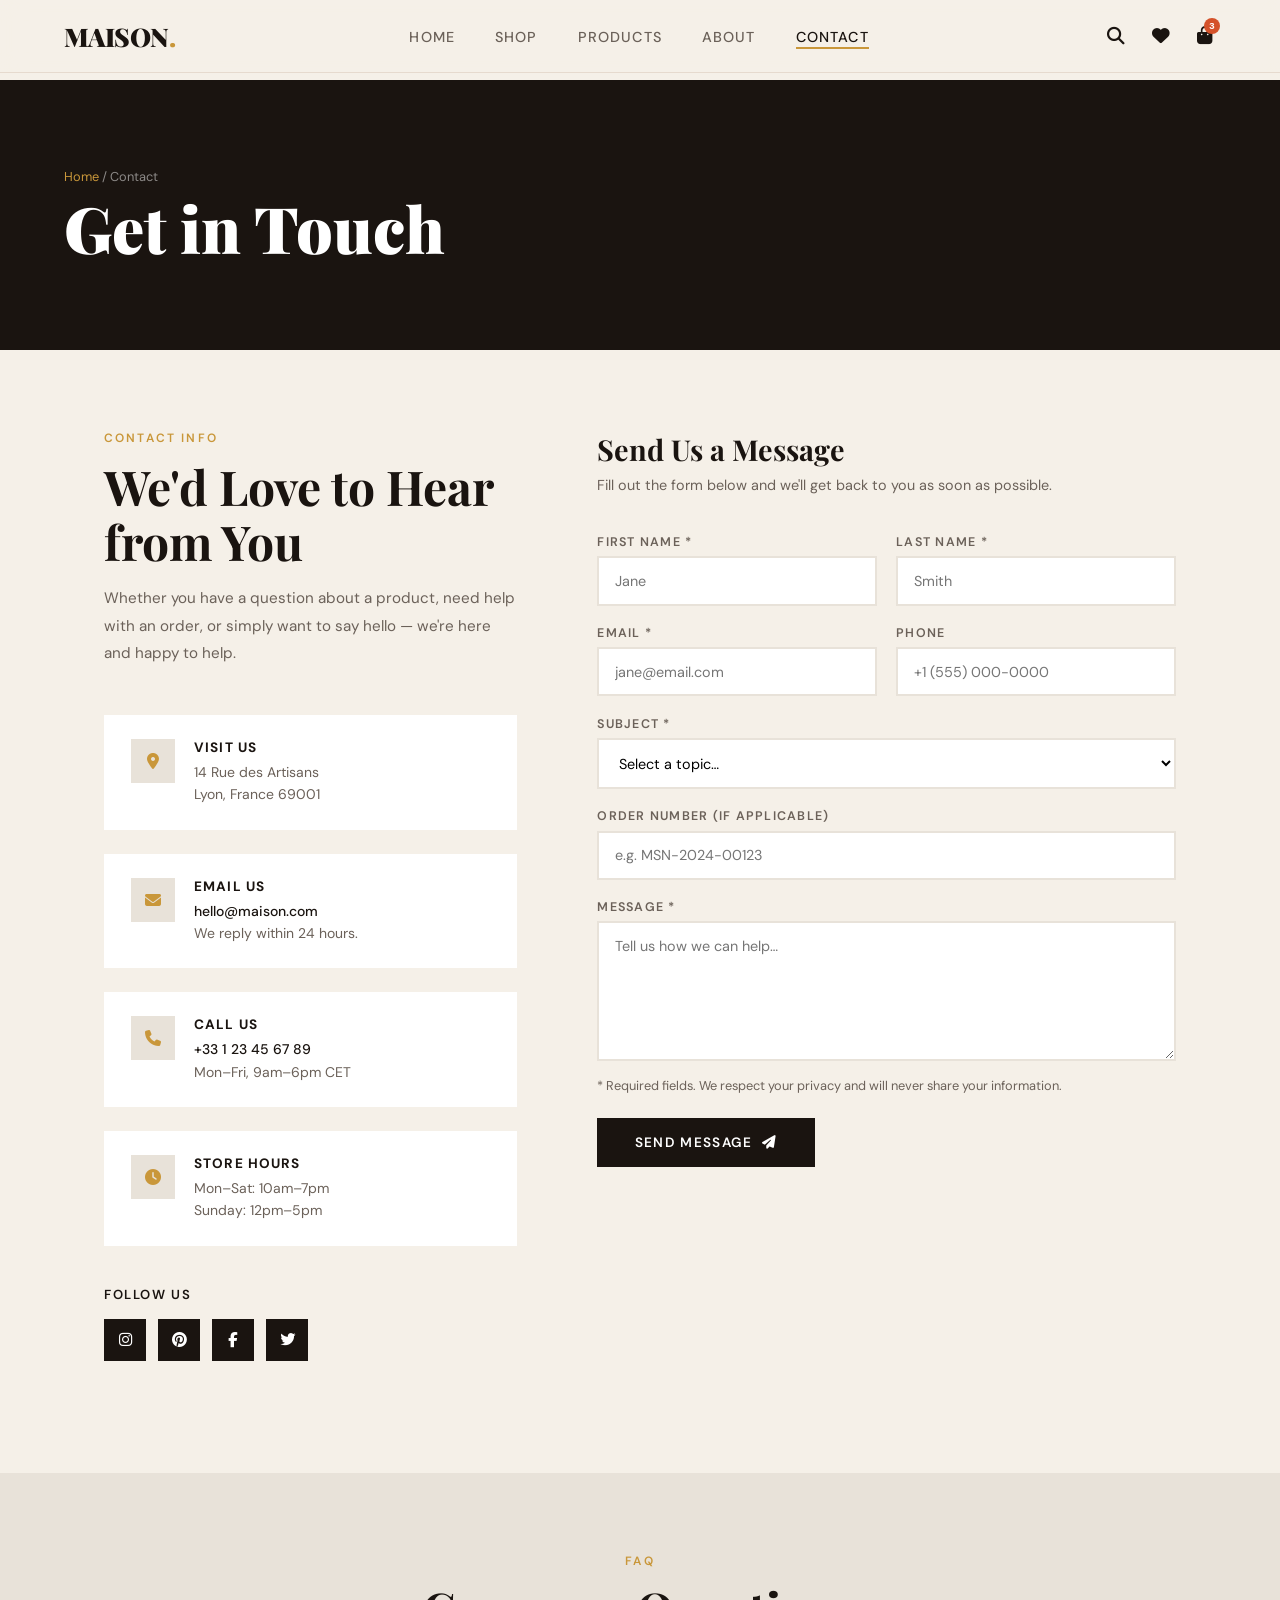
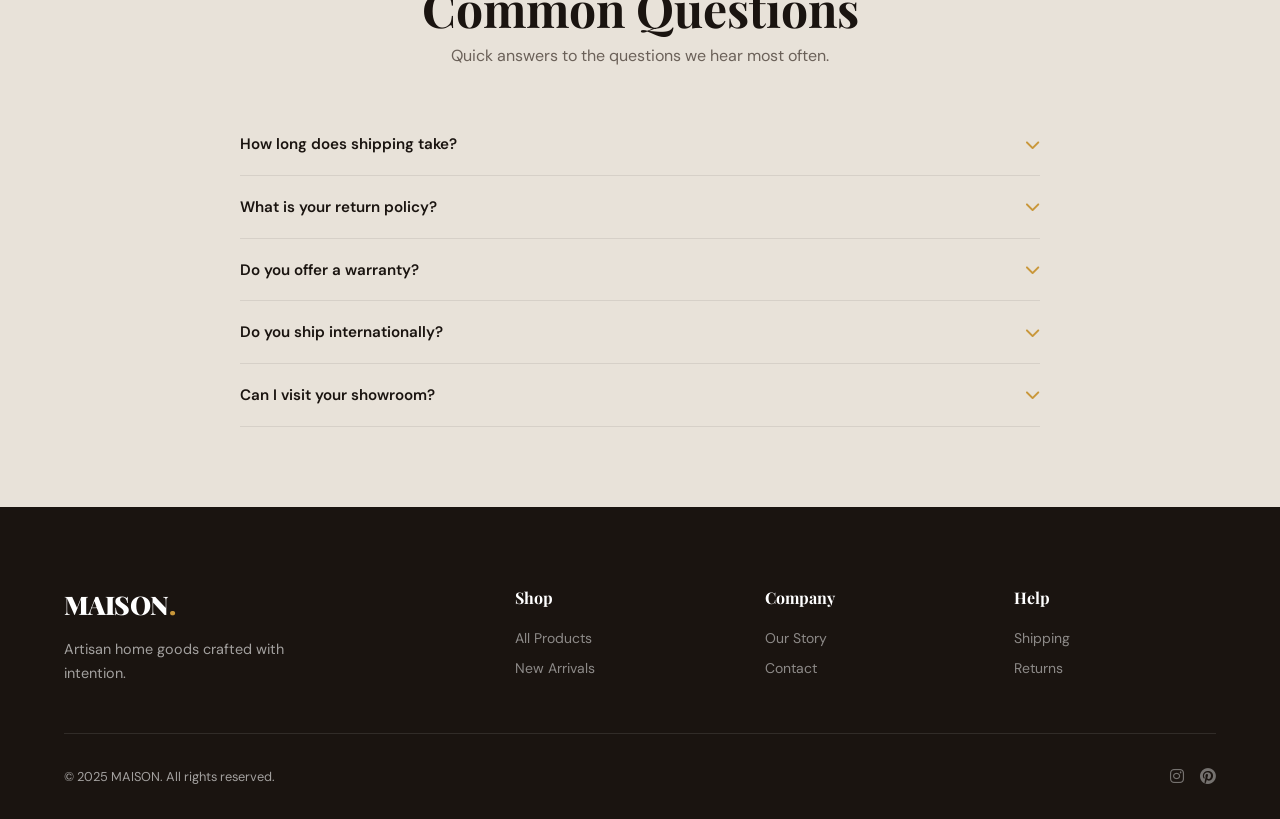
<file: contact.html>
<!DOCTYPE html>
<html lang="en">
<head>
  <!-- Google tag (gtag.js) -->
<script async src="https://www.googletagmanager.com/gtag/js?id=G-W9LJB3C53D"></script>
<script>
  window.dataLayer = window.dataLayer || [];
  function gtag(){dataLayer.push(arguments);}
  gtag('js', new Date());

  gtag('config', 'G-W9LJB3C53D');
</script>
  <!-- Google Tag Manager -->
<script>(function(w,d,s,l,i){w[l]=w[l]||[];w[l].push({'gtm.start':
new Date().getTime(),event:'gtm.js'});var f=d.getElementsByTagName(s)[0],
j=d.createElement(s),dl=l!='dataLayer'?'&l='+l:'';j.async=true;j.src=
'https://www.googletagmanager.com/gtm.js?id='+i+dl;f.parentNode.insertBefore(j,f);
})(window,document,'script','dataLayer','GTM-N89N67M5');</script>
<!-- End Google Tag Manager -->
  <meta charset="UTF-8" />
  <meta name="viewport" content="width=device-width, initial-scale=1.0" />
  <title>Contact — MAISON</title>
  <link rel="stylesheet" href="style.css" />
  <link rel="stylesheet" href="https://cdnjs.cloudflare.com/ajax/libs/font-awesome/6.5.0/css/all.min.css" />
  <style>
    .page-header { margin-top: 80px; background: var(--dark); color: white; padding: 5rem 4rem; }
    .page-header h1 { font-family: 'Playfair Display', serif; font-size: clamp(2.5rem, 5vw, 4rem); font-weight: 900; }
    .breadcrumb { font-size: 0.8rem; color: rgba(255,255,255,0.5); margin-top: 0.5rem; }
    .breadcrumb a { color: var(--gold); text-decoration: none; }

    .contact-layout {
      display: grid; grid-template-columns: 1fr 1.4fr;
      max-width: 1200px; margin: 0 auto;
      padding: 5rem 4rem 7rem; gap: 5rem;
    }

    /* LEFT: INFO */
    .contact-info {}
    .contact-info .section-title { margin-bottom: 1rem; }
    .contact-info > p { color: var(--warm-gray); line-height: 1.8; margin-bottom: 3rem; font-size: 0.95rem; }

    .info-cards { display: flex; flex-direction: column; gap: 1.5rem; }
    .info-card {
      display: flex; gap: 1.2rem; align-items: flex-start;
      padding: 1.5rem; background: white;
      border-left: 3px solid transparent;
      transition: border-color 0.3s, box-shadow 0.3s;
    }
    .info-card:hover { border-color: var(--gold); box-shadow: 0 8px 32px rgba(0,0,0,0.06); }
    .info-icon {
      width: 44px; height: 44px; background: var(--light-gray);
      display: flex; align-items: center; justify-content: center;
      font-size: 1rem; color: var(--gold); flex-shrink: 0;
    }
    .info-card h4 { font-size: 0.85rem; font-weight: 700; letter-spacing: 0.08em; text-transform: uppercase; margin-bottom: 0.3rem; }
    .info-card p { font-size: 0.875rem; color: var(--warm-gray); line-height: 1.6; }
    .info-card a { color: var(--dark); text-decoration: none; font-weight: 500; }
    .info-card a:hover { color: var(--gold); }

    .social-section { margin-top: 2.5rem; }
    .social-section h4 { font-size: 0.82rem; font-weight: 600; letter-spacing: 0.12em; text-transform: uppercase; margin-bottom: 1rem; }
    .social-icons { display: flex; gap: 0.75rem; }
    .social-icon {
      width: 42px; height: 42px; background: var(--dark); color: white;
      display: flex; align-items: center; justify-content: center;
      font-size: 0.95rem; text-decoration: none;
      transition: background 0.2s;
    }
    .social-icon:hover { background: var(--gold); }

    /* RIGHT: FORM */
    .contact-form-wrap { }
    .form-title { font-family: 'Playfair Display', serif; font-size: 1.8rem; font-weight: 700; margin-bottom: 0.5rem; }
    .form-subtitle { color: var(--warm-gray); font-size: 0.9rem; margin-bottom: 2.5rem; }

    .form-grid { display: grid; grid-template-columns: 1fr 1fr; gap: 1.2rem; }
    .form-group { display: flex; flex-direction: column; gap: 0.4rem; }
    .form-group.full { grid-column: span 2; }
    .form-group label { font-size: 0.78rem; font-weight: 600; letter-spacing: 0.1em; text-transform: uppercase; color: var(--warm-gray); }
    .form-group input,
    .form-group select,
    .form-group textarea {
      padding: 0.85rem 1rem;
      border: 2px solid var(--light-gray);
      font-family: 'DM Sans', sans-serif; font-size: 0.9rem;
      background: white; outline: none;
      transition: border-color 0.2s;
    }
    .form-group input:focus,
    .form-group select:focus,
    .form-group textarea:focus { border-color: var(--dark); }
    .form-group textarea { resize: vertical; min-height: 140px; }
    .form-note { font-size: 0.8rem; color: var(--warm-gray); margin-top: 1rem; }
    .form-submit { margin-top: 1.5rem; }

    /* FAQ STRIP */
    .faq-section { background: var(--light-gray); padding: 5rem 4rem; }
    .faq-inner { max-width: 800px; margin: 0 auto; }
    .faq-header { text-align: center; margin-bottom: 3rem; }
    .faq-header p { color: var(--warm-gray); margin-top: 0.5rem; }
    .faq-item {
      border-bottom: 1px solid rgba(0,0,0,0.08);
    }
    .faq-q {
      display: flex; justify-content: space-between; align-items: center;
      padding: 1.3rem 0; cursor: pointer;
      font-weight: 600; font-size: 0.95rem;
    }
    .faq-q i { transition: transform 0.3s; color: var(--gold); }
    .faq-item.open .faq-q i { transform: rotate(180deg); }
    .faq-a {
      max-height: 0; overflow: hidden;
      transition: max-height 0.4s ease, padding 0.3s;
      font-size: 0.9rem; color: var(--warm-gray); line-height: 1.7;
    }
    .faq-item.open .faq-a { max-height: 200px; padding-bottom: 1.2rem; }

    @media (max-width: 900px) {
      .contact-layout { grid-template-columns: 1fr; gap: 3rem; padding: 3rem 2rem 5rem; }
      .page-header { padding: 3rem 2rem; }
      .faq-section { padding: 3rem 2rem; }
    }
    @media (max-width: 600px) {
      .form-grid { grid-template-columns: 1fr; }
      .form-group.full { grid-column: span 1; }
    }
  </style>
</head>
<body>
<!-- Google Tag Manager (noscript) -->
<noscript><iframe src="https://www.googletagmanager.com/ns.html?id=GTM-N89N67M5"
height="0" width="0" style="display:none;visibility:hidden"></iframe></noscript>
<!-- End Google Tag Manager (noscript) -->

<nav id="navbar">
  <a href="index.html" class="nav-logo">MAISON<span>.</span></a>
  <ul class="nav-links">
    <li><a href="index.html">Home</a></li>
    <li><a href="products.html">Shop</a></li>
    <li><a href="product-detail.html">Products</a></li>
    <li><a href="about.html">About</a></li>
    <li><a href="contact.html" class="active">Contact</a></li>
  </ul>
  <div class="nav-icons">
    <button class="nav-icon"><i class="fa fa-search"></i></button>
    <button class="nav-icon"><i class="fa fa-heart"></i></button>
    <button class="nav-icon" onclick="window.location='cart.html'"><i class="fa fa-shopping-bag"></i><span class="cart-badge">3</span></button>
  </div>
  <button class="hamburger" id="hamburger"><span></span><span></span><span></span></button>
</nav>

<div class="page-header">
  <div class="breadcrumb"><a href="index.html">Home</a> / Contact</div>
  <h1>Get in Touch</h1>
</div>

<div class="contact-layout">
  <!-- LEFT -->
  <div class="contact-info">
    <span class="section-label">Contact Info</span>
    <h2 class="section-title">We'd Love to Hear from You</h2>
    <p>Whether you have a question about a product, need help with an order, or simply want to say hello — we're here and happy to help.</p>

    <div class="info-cards">
      <div class="info-card">
        <div class="info-icon"><i class="fa fa-map-marker-alt"></i></div>
        <div>
          <h4>Visit Us</h4>
          <p>14 Rue des Artisans<br>Lyon, France 69001</p>
        </div>
      </div>
      <div class="info-card">
        <div class="info-icon"><i class="fa fa-envelope"></i></div>
        <div>
          <h4>Email Us</h4>
          <p><a href="mailto:hello@maison.com">hello@maison.com</a><br>We reply within 24 hours.</p>
        </div>
      </div>
      <div class="info-card">
        <div class="info-icon"><i class="fa fa-phone"></i></div>
        <div>
          <h4>Call Us</h4>
          <p><a href="tel:+33123456789">+33 1 23 45 67 89</a><br>Mon–Fri, 9am–6pm CET</p>
        </div>
      </div>
      <div class="info-card">
        <div class="info-icon"><i class="fa fa-clock"></i></div>
        <div>
          <h4>Store Hours</h4>
          <p>Mon–Sat: 10am–7pm<br>Sunday: 12pm–5pm</p>
        </div>
      </div>
    </div>

    <div class="social-section">
      <h4>Follow Us</h4>
      <div class="social-icons">
        <a href="#" class="social-icon"><i class="fab fa-instagram"></i></a>
        <a href="#" class="social-icon"><i class="fab fa-pinterest"></i></a>
        <a href="#" class="social-icon"><i class="fab fa-facebook-f"></i></a>
        <a href="#" class="social-icon"><i class="fab fa-twitter"></i></a>
      </div>
    </div>
  </div>

  <!-- FORM -->
  <div class="contact-form-wrap">
    <div class="form-title">Send Us a Message</div>
    <div class="form-subtitle">Fill out the form below and we'll get back to you as soon as possible.</div>
    <form onsubmit="handleSubmit(event)">
      <div class="form-grid">
        <div class="form-group">
          <label>First Name *</label>
          <input type="text" placeholder="Jane" required />
        </div>
        <div class="form-group">
          <label>Last Name *</label>
          <input type="text" placeholder="Smith" required />
        </div>
        <div class="form-group">
          <label>Email *</label>
          <input type="email" placeholder="jane@email.com" required />
        </div>
        <div class="form-group">
          <label>Phone</label>
          <input type="tel" placeholder="+1 (555) 000-0000" />
        </div>
        <div class="form-group full">
          <label>Subject *</label>
          <select required>
            <option value="">Select a topic…</option>
            <option>Order Inquiry</option>
            <option>Product Question</option>
            <option>Returns & Exchanges</option>
            <option>Wholesale Inquiry</option>
            <option>Press & Media</option>
            <option>Other</option>
          </select>
        </div>
        <div class="form-group full">
          <label>Order Number (if applicable)</label>
          <input type="text" placeholder="e.g. MSN-2024-00123" />
        </div>
        <div class="form-group full">
          <label>Message *</label>
          <textarea placeholder="Tell us how we can help…" required></textarea>
        </div>
      </div>
      <p class="form-note">* Required fields. We respect your privacy and will never share your information.</p>
      <div class="form-submit">
        <button type="submit" class="btn-primary"><span>Send Message</span> <i class="fa fa-paper-plane"></i></button>
      </div>
    </form>
  </div>
</div>

<!-- FAQ -->
<div class="faq-section">
  <div class="faq-inner">
    <div class="faq-header">
      <span class="section-label">FAQ</span>
      <h2 class="section-title">Common Questions</h2>
      <p>Quick answers to the questions we hear most often.</p>
    </div>

    <div class="faq-item">
      <div class="faq-q">How long does shipping take? <i class="fa fa-chevron-down"></i></div>
      <div class="faq-a">Standard shipping takes 3–5 business days within the US. Express shipping (1–2 business days) is available at checkout. International orders vary by destination, typically 7–14 days.</div>
    </div>
    <div class="faq-item">
      <div class="faq-q">What is your return policy? <i class="fa fa-chevron-down"></i></div>
      <div class="faq-a">We offer free returns within 30 days of delivery. Items must be in their original condition with all packaging. Simply email us or start a return through your account dashboard, and we'll provide a prepaid label.</div>
    </div>
    <div class="faq-item">
      <div class="faq-q">Do you offer a warranty? <i class="fa fa-chevron-down"></i></div>
      <div class="faq-a">Yes. Every MAISON product comes with our Lifetime Craftsmanship Warranty. If a product fails due to a manufacturing defect, we will repair or replace it free of charge, for life.</div>
    </div>
    <div class="faq-item">
      <div class="faq-q">Do you ship internationally? <i class="fa fa-chevron-down"></i></div>
      <div class="faq-a">Yes — we ship to over 40 countries worldwide. International orders may be subject to local import duties and taxes, which are the responsibility of the recipient.</div>
    </div>
    <div class="faq-item">
      <div class="faq-q">Can I visit your showroom? <i class="fa fa-chevron-down"></i></div>
      <div class="faq-a">Absolutely. Our Lyon showroom is open Monday through Saturday, 10am–7pm, and Sunday 12–5pm. We recommend booking an appointment for a dedicated consultation by emailing hello@maison.com.</div>
    </div>
  </div>
</div>

<footer>
  <div class="footer-grid">
    <div class="footer-brand"><a href="index.html" class="nav-logo">MAISON<span>.</span></a><p>Artisan home goods crafted with intention.</p></div>
    <div class="footer-col"><h4>Shop</h4><ul><li><a href="products.html">All Products</a></li><li><a href="#">New Arrivals</a></li></ul></div>
    <div class="footer-col"><h4>Company</h4><ul><li><a href="about.html">Our Story</a></li><li><a href="contact.html">Contact</a></li></ul></div>
    <div class="footer-col"><h4>Help</h4><ul><li><a href="#">Shipping</a></li><li><a href="#">Returns</a></li></ul></div>
  </div>
  <div class="footer-bottom"><span>© 2025 MAISON. All rights reserved.</span><div class="social-links"><a href="#"><i class="fab fa-instagram"></i></a><a href="#"><i class="fab fa-pinterest"></i></a></div></div>
</footer>

<div class="toast" id="toast"></div>

<script>
  window.addEventListener('scroll', () => {
    document.getElementById('navbar').classList.toggle('scrolled', window.scrollY > 40);
  });

  // FAQ accordion
  document.querySelectorAll('.faq-item').forEach(item => {
    item.querySelector('.faq-q').addEventListener('click', () => {
      const isOpen = item.classList.contains('open');
      document.querySelectorAll('.faq-item').forEach(i => i.classList.remove('open'));
      if (!isOpen) item.classList.add('open');
    });
  });

  function handleSubmit(e) {
    e.preventDefault();
    const toast = document.getElementById('toast');
    toast.textContent = '✓ Message sent! We\'ll reply within 24 hours.';
    toast.classList.add('show');
    setTimeout(() => toast.classList.remove('show'), 3500);
    e.target.reset();
  }
</script>
</body>
</html>
</file>
<file: style.css>
@import url('https://fonts.googleapis.com/css2?family=Playfair+Display:ital,wght@0,400;0,700;0,900;1,400&family=DM+Sans:wght@300;400;500;600&display=swap');

:root {
  --cream: #F5F0E8;
  --dark: #1A1410;
  --brown: #8B5E3C;
  --gold: #C9973A;
  --warm-gray: #6B6159;
  --light-gray: #E8E2D9;
  --white: #FEFCF8;
  --accent: #D4522A;
}

*, *::before, *::after { box-sizing: border-box; margin: 0; padding: 0; }

html { scroll-behavior: smooth; }

body {
  font-family: 'DM Sans', sans-serif;
  background: var(--cream);
  color: var(--dark);
  overflow-x: hidden;
}

/* ── NAV ── */
nav {
  position: fixed; top: 0; left: 0; right: 0; z-index: 100;
  display: flex; align-items: center; justify-content: space-between;
  padding: 1.2rem 4rem;
  background: rgba(245, 240, 232, 0.92);
  backdrop-filter: blur(12px);
  border-bottom: 1px solid rgba(139, 94, 60, 0.15);
  transition: box-shadow 0.3s;
}
nav.scrolled { box-shadow: 0 4px 32px rgba(26,20,16,0.08); }

.nav-logo {
  font-family: 'Playfair Display', serif;
  font-size: 1.6rem;
  font-weight: 900;
  color: var(--dark);
  text-decoration: none;
  letter-spacing: -0.02em;
}
.nav-logo span { color: var(--gold); }

.nav-links { display: flex; gap: 2.5rem; list-style: none; }
.nav-links a {
  text-decoration: none; color: var(--warm-gray);
  font-size: 0.9rem; font-weight: 500; letter-spacing: 0.08em;
  text-transform: uppercase;
  position: relative; padding-bottom: 3px;
  transition: color 0.2s;
}
.nav-links a::after {
  content: ''; position: absolute; bottom: 0; left: 0;
  width: 0; height: 1.5px; background: var(--gold);
  transition: width 0.3s;
}
.nav-links a:hover, .nav-links a.active { color: var(--dark); }
.nav-links a:hover::after, .nav-links a.active::after { width: 100%; }

.nav-icons { display: flex; gap: 1.2rem; align-items: center; }
.nav-icon {
  background: none; border: none; cursor: pointer;
  color: var(--dark); font-size: 1.1rem;
  position: relative; padding: 4px;
  transition: color 0.2s;
}
.nav-icon:hover { color: var(--gold); }
.cart-badge {
  position: absolute; top: -4px; right: -4px;
  background: var(--accent); color: white;
  font-size: 0.6rem; font-weight: 700;
  width: 16px; height: 16px;
  border-radius: 50%; display: flex; align-items: center; justify-content: center;
}

.hamburger { display: none; flex-direction: column; gap: 5px; cursor: pointer; background: none; border: none; }
.hamburger span { width: 24px; height: 2px; background: var(--dark); transition: all 0.3s; display: block; }

/* ── FOOTER ── */
footer {
  background: var(--dark);
  color: rgba(255,255,255,0.6);
  padding: 5rem 4rem 2rem;
}
.footer-grid {
  display: grid; grid-template-columns: 2fr 1fr 1fr 1fr;
  gap: 3rem; padding-bottom: 3rem;
  border-bottom: 1px solid rgba(255,255,255,0.1);
}
.footer-brand .nav-logo { color: white; display: block; margin-bottom: 1rem; }
.footer-brand p { font-size: 0.9rem; line-height: 1.7; max-width: 280px; }
.footer-col h4 {
  font-family: 'Playfair Display', serif;
  color: white; font-size: 1rem; margin-bottom: 1.2rem;
}
.footer-col ul { list-style: none; display: flex; flex-direction: column; gap: 0.6rem; }
.footer-col ul a { color: rgba(255,255,255,0.5); text-decoration: none; font-size: 0.875rem; transition: color 0.2s; }
.footer-col ul a:hover { color: var(--gold); }
.footer-bottom {
  display: flex; justify-content: space-between; align-items: center;
  padding-top: 2rem; font-size: 0.8rem;
}
.social-links { display: flex; gap: 1rem; }
.social-links a { color: rgba(255,255,255,0.4); text-decoration: none; transition: color 0.2s; font-size: 1rem; }
.social-links a:hover { color: var(--gold); }

/* ── BUTTONS ── */
.btn-primary {
  background: var(--dark); color: white;
  border: 2px solid var(--dark);
  padding: 0.85rem 2.2rem;
  font-family: 'DM Sans', sans-serif; font-size: 0.85rem;
  font-weight: 600; letter-spacing: 0.1em; text-transform: uppercase;
  cursor: pointer; text-decoration: none;
  display: inline-flex; align-items: center; gap: 0.6rem;
  transition: all 0.3s; position: relative; overflow: hidden;
}
.btn-primary::before {
  content: ''; position: absolute; inset: 0;
  background: var(--gold); transform: translateX(-101%);
  transition: transform 0.3s;
}
.btn-primary:hover { border-color: var(--gold); color: var(--dark); }
.btn-primary:hover::before { transform: translateX(0); }
.btn-primary span { position: relative; z-index: 1; }

.btn-outline {
  background: transparent; color: var(--dark);
  border: 2px solid var(--dark);
  padding: 0.85rem 2.2rem;
  font-family: 'DM Sans', sans-serif; font-size: 0.85rem;
  font-weight: 600; letter-spacing: 0.1em; text-transform: uppercase;
  cursor: pointer; text-decoration: none;
  display: inline-flex; align-items: center; gap: 0.6rem;
  transition: all 0.3s;
}
.btn-outline:hover { background: var(--dark); color: white; }

/* ── SECTION TITLE ── */
.section-title {
  font-family: 'Playfair Display', serif;
  font-size: clamp(2rem, 4vw, 3rem);
  font-weight: 700; line-height: 1.15;
}
.section-label {
  font-size: 0.75rem; font-weight: 600;
  letter-spacing: 0.18em; text-transform: uppercase;
  color: var(--gold); margin-bottom: 0.8rem; display: block;
}

/* ── TOAST ── */
.toast {
  position: fixed; bottom: 2rem; right: 2rem; z-index: 9999;
  background: var(--dark); color: white;
  padding: 1rem 1.6rem; font-size: 0.875rem;
  border-left: 3px solid var(--gold);
  transform: translateY(120px); opacity: 0;
  transition: all 0.4s cubic-bezier(0.34, 1.56, 0.64, 1);
  pointer-events: none;
}
.toast.show { transform: translateY(0); opacity: 1; }

/* ── RESPONSIVE ── */
@media (max-width: 900px) {
  nav { padding: 1rem 2rem; }
  .nav-links { display: none; }
  .hamburger { display: flex; }
  .footer-grid { grid-template-columns: 1fr 1fr; }
}
@media (max-width: 600px) {
  nav { padding: 1rem 1.5rem; }
  .footer-grid { grid-template-columns: 1fr; }
  .footer-bottom { flex-direction: column; gap: 1rem; text-align: center; }
}
</file>
